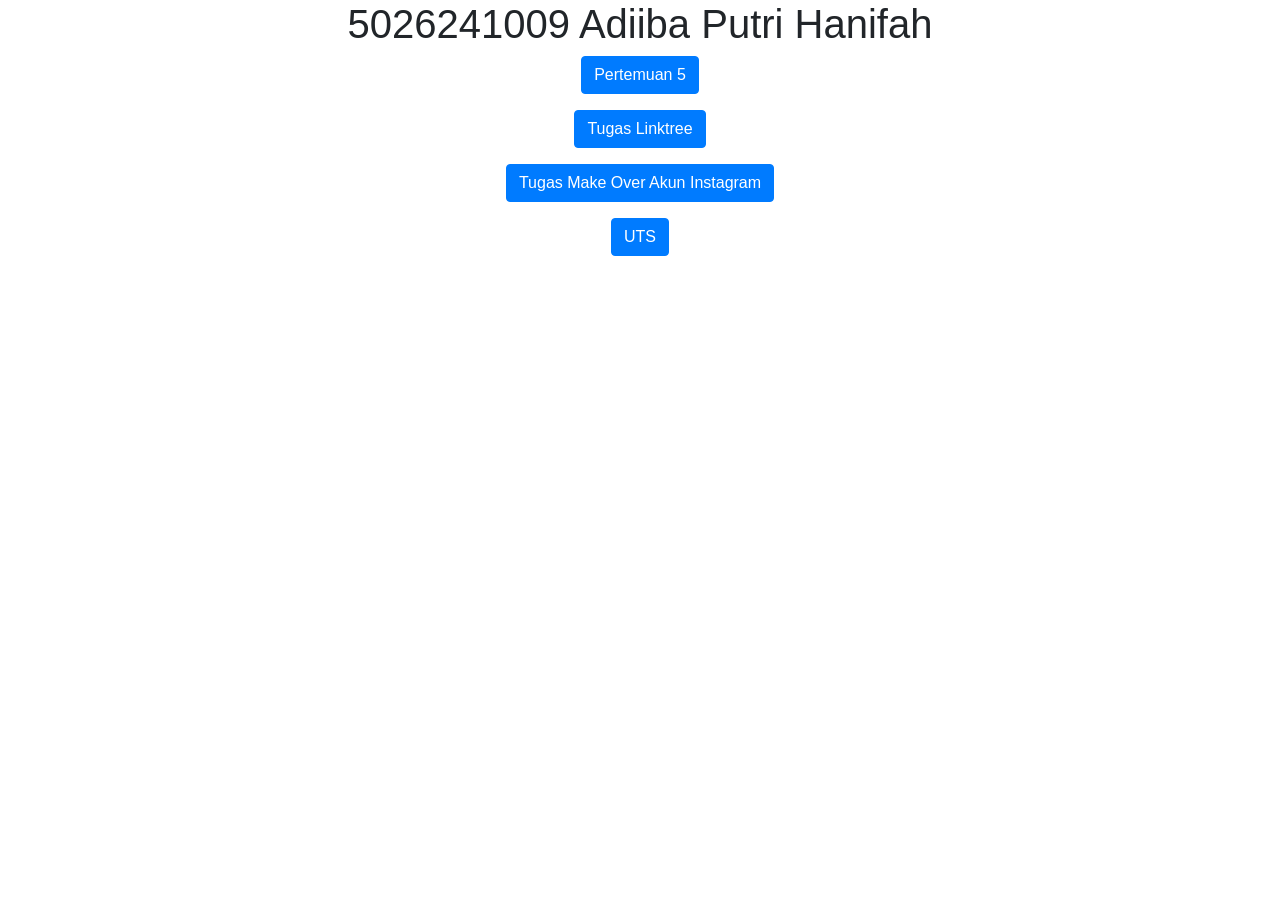
<file: Pertemuan 5/putriadiiba.crypto/index.html>
<!DOCTYPE html>
<html lang="en">
<head>
    <title>5026241009</title>
    <meta charset="utf-8">
    <meta name="viewport" content="width=device-width, initial-scale=1">
    <link rel="stylesheet" href="https://cdn.jsdelivr.net/npm/bootstrap@4.6.2/dist/css/bootstrap.min.css">
    <script src="https://cdn.jsdelivr.net/npm/jquery@3.7.1/dist/jquery.slim.min.js"></script>
    <script src="https://cdn.jsdelivr.net/npm/popper.js@1.16.1/dist/umd/popper.min.js"></script>
    <script src="https://cdn.jsdelivr.net/npm/bootstrap@4.6.2/dist/js/bootstrap.bundle.min.js"></script>
</head>

<body>

<div class="container">
<center>
    <h1>5026241009 Adiiba Putri Hanifah</h1>
    <p>
    <a href="pertemuan5.html" target="_blank" class="btn btn-primary">
        Pertemuan 5
    </a>
    </p>

    <p>
    <a href="tugaspertemuan5.html" target="_blank" class="btn btn-primary">
        Tugas Linktree
    </a>
    </p>

    <p>
    <a href="" target="_blank" class="btn btn-primary">
        Tugas Make Over Akun Instagram
    </a>
    </p>

    <p>
    <a href="" target="_blank" class="btn btn-primary">
        UTS
    </a>
    </p>
</center>
</div>

</body>
</html>
</file>
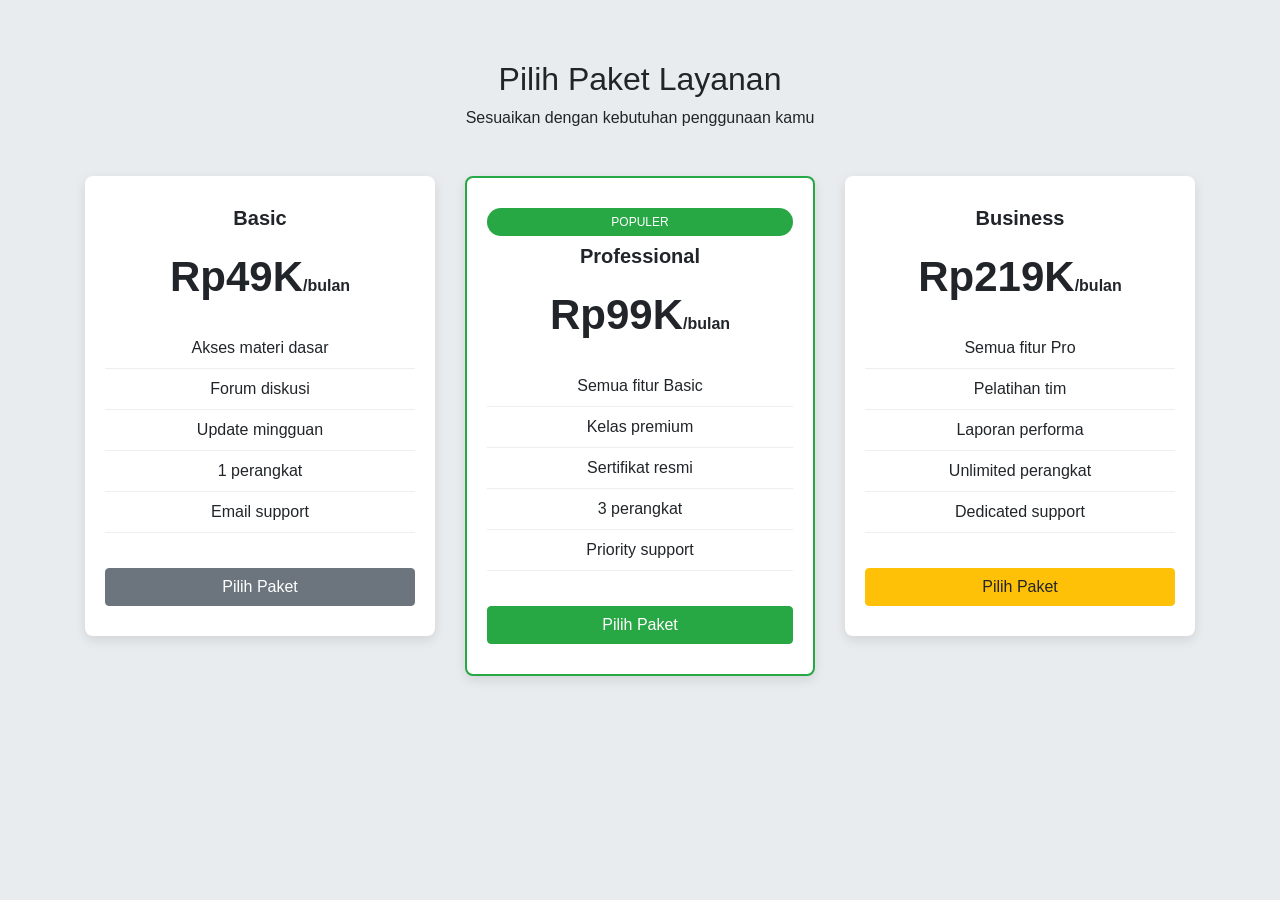
<file: Pertemuan 4/5026241009.html>
<!DOCTYPE html>
<html lang="id">
<head>
    <meta charset="UTF-8">
    <title>Paket Berlangganan</title>

    <!-- Bootstrap 4 CDN -->
    <link rel="stylesheet" href="https://stackpath.bootstrapcdn.com/bootstrap/4.5.2/css/bootstrap.min.css">

    <style>
        body{
            background-color:#e9ecef;
            font-family: 'Segoe UI', sans-serif;
        }

        .section-header{
            text-align:center;
            padding:60px 0 30px 0;
        }

        .pricing-card{
            background:white;
            border-radius:8px;
            box-shadow:0 4px 12px rgba(0,0,0,0.1);
            padding:30px 20px;
            text-align:center;
            transition:0.3s;
        }

        .pricing-card:hover{
            transform:translateY(-5px);
        }

        .plan-title{
            font-weight:600;
            margin-bottom:10px;
        }

        .price{
            font-size:42px;
            font-weight:700;
            margin:15px 0;
        }

        .feature-list{
            list-style:none;
            padding:0;
            margin:20px 0;
        }

        .feature-list li{
            padding:8px 0;
            border-bottom:1px solid #eee;
        }

        .btn-plan{
            width:100%;
            margin-top:15px;
        }

        .highlight{
            border:2px solid #28a745;
        }

        .badge-popular{
            background:#28a745;
            color:white;
            padding:5px 10px;
            font-size:12px;
            border-radius:20px;
        }
    </style>
</head>

<body>

<div class="container">

    <div class="section-header">
        <h2>Pilih Paket Layanan</h2>
        <p>Sesuaikan dengan kebutuhan penggunaan kamu</p>
    </div>

    <div class="row justify-content-center">

        <!-- Paket Basic -->
        <div class="col-md-4 mb-4">
            <div class="pricing-card">
                <h5 class="plan-title">Basic</h5>
                <div class="price">Rp49K<span style="font-size:16px">/bulan</span></div>

                <ul class="feature-list">
                    <li>Akses materi dasar</li>
                    <li>Forum diskusi</li>
                    <li>Update mingguan</li>
                    <li>1 perangkat</li>
                    <li>Email support</li>
                </ul>

                <button class="btn btn-secondary btn-plan">Pilih Paket</button>
            </div>
        </div>

        <!-- Paket Pro (Highlight Tengah) -->
        <div class="col-md-4 mb-4">
            <div class="pricing-card highlight">
                <div class="badge-popular">POPULER</div>
                <h5 class="plan-title mt-2">Professional</h5>
                <div class="price">Rp99K<span style="font-size:16px">/bulan</span></div>

                <ul class="feature-list">
                    <li>Semua fitur Basic</li>
                    <li>Kelas premium</li>
                    <li>Sertifikat resmi</li>
                    <li>3 perangkat</li>
                    <li>Priority support</li>
                </ul>

                <button class="btn btn-success btn-plan">Pilih Paket</button>
            </div>
        </div>

        <!-- Paket Business -->
        <div class="col-md-4 mb-4">
            <div class="pricing-card">
                <h5 class="plan-title">Business</h5>
                <div class="price">Rp219K<span style="font-size:16px">/bulan</span></div>

                <ul class="feature-list">
                    <li>Semua fitur Pro</li>
                    <li>Pelatihan tim</li>
                    <li>Laporan performa</li>
                    <li>Unlimited perangkat</li>
                    <li>Dedicated support</li>
                </ul>

                <button class="btn btn-warning btn-plan">Pilih Paket</button>
            </div>
        </div>

    </div>

</div>

</body>
</html>
</file>
